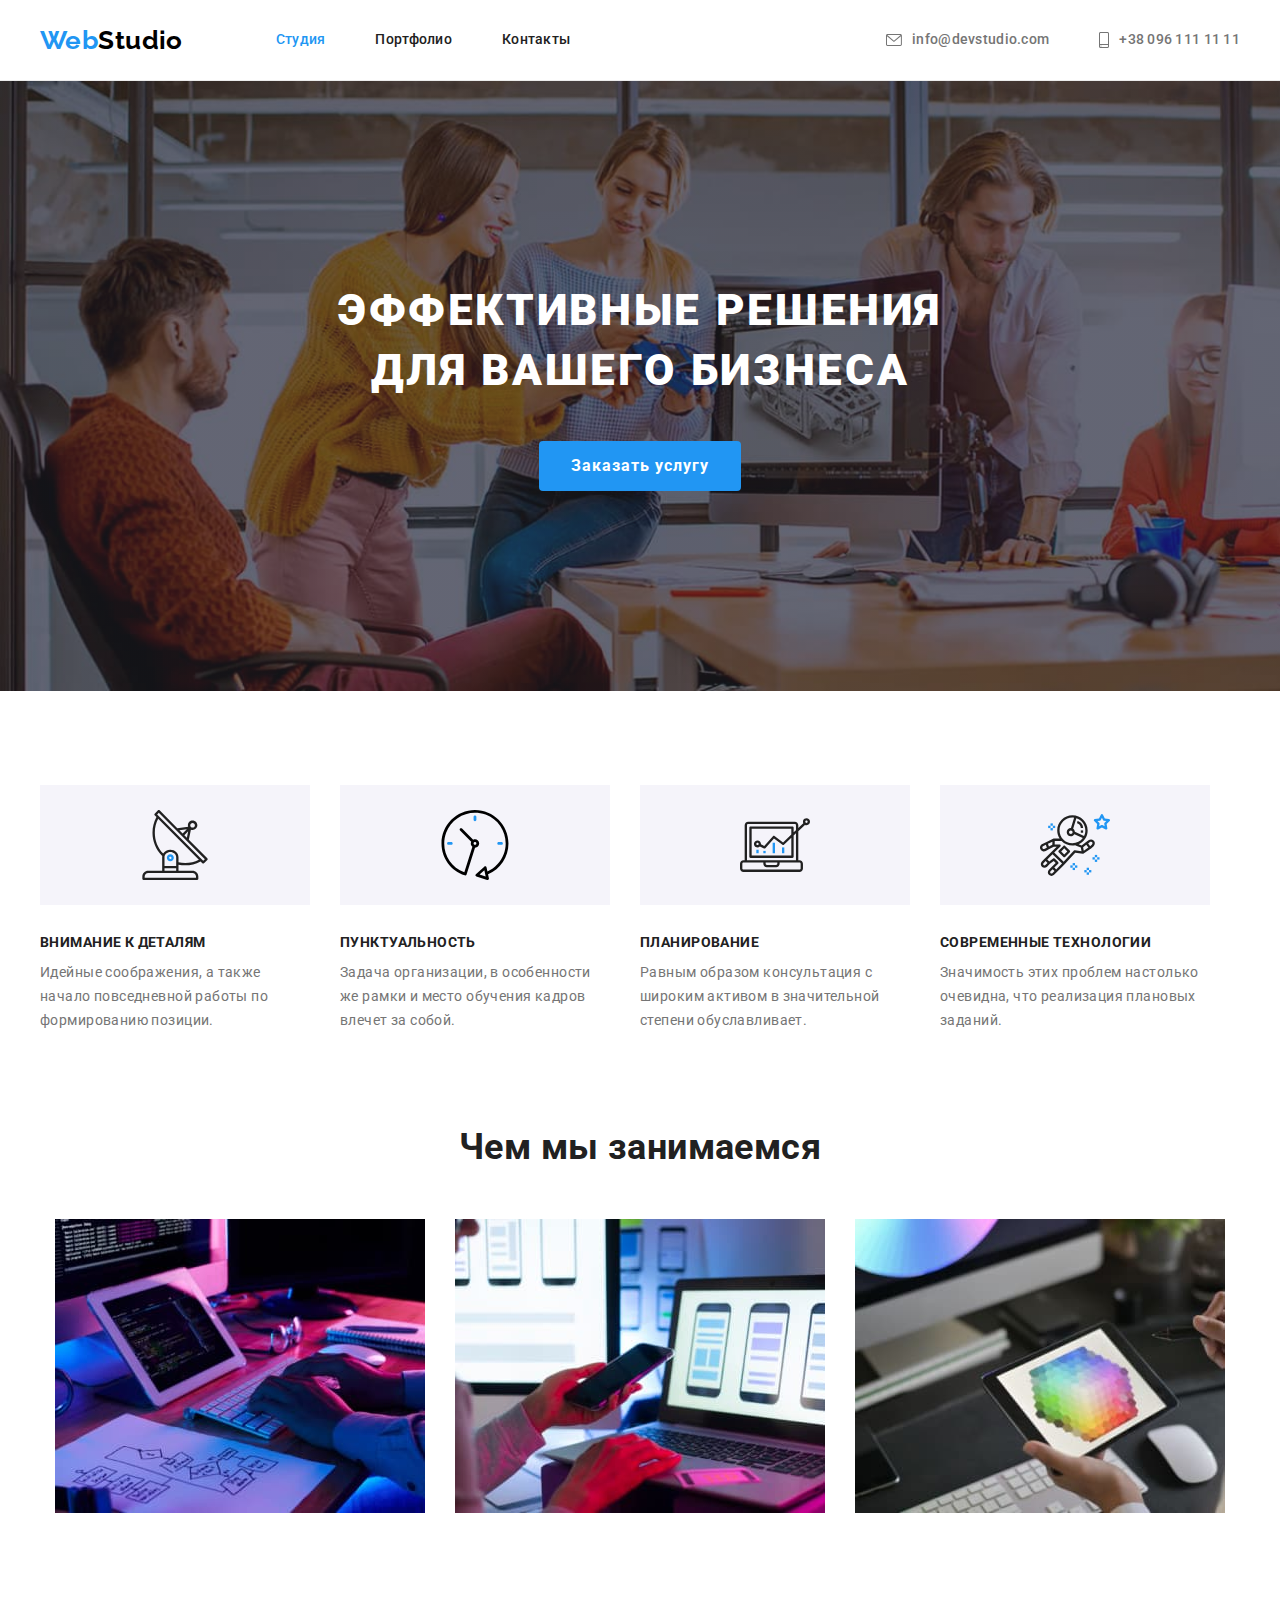
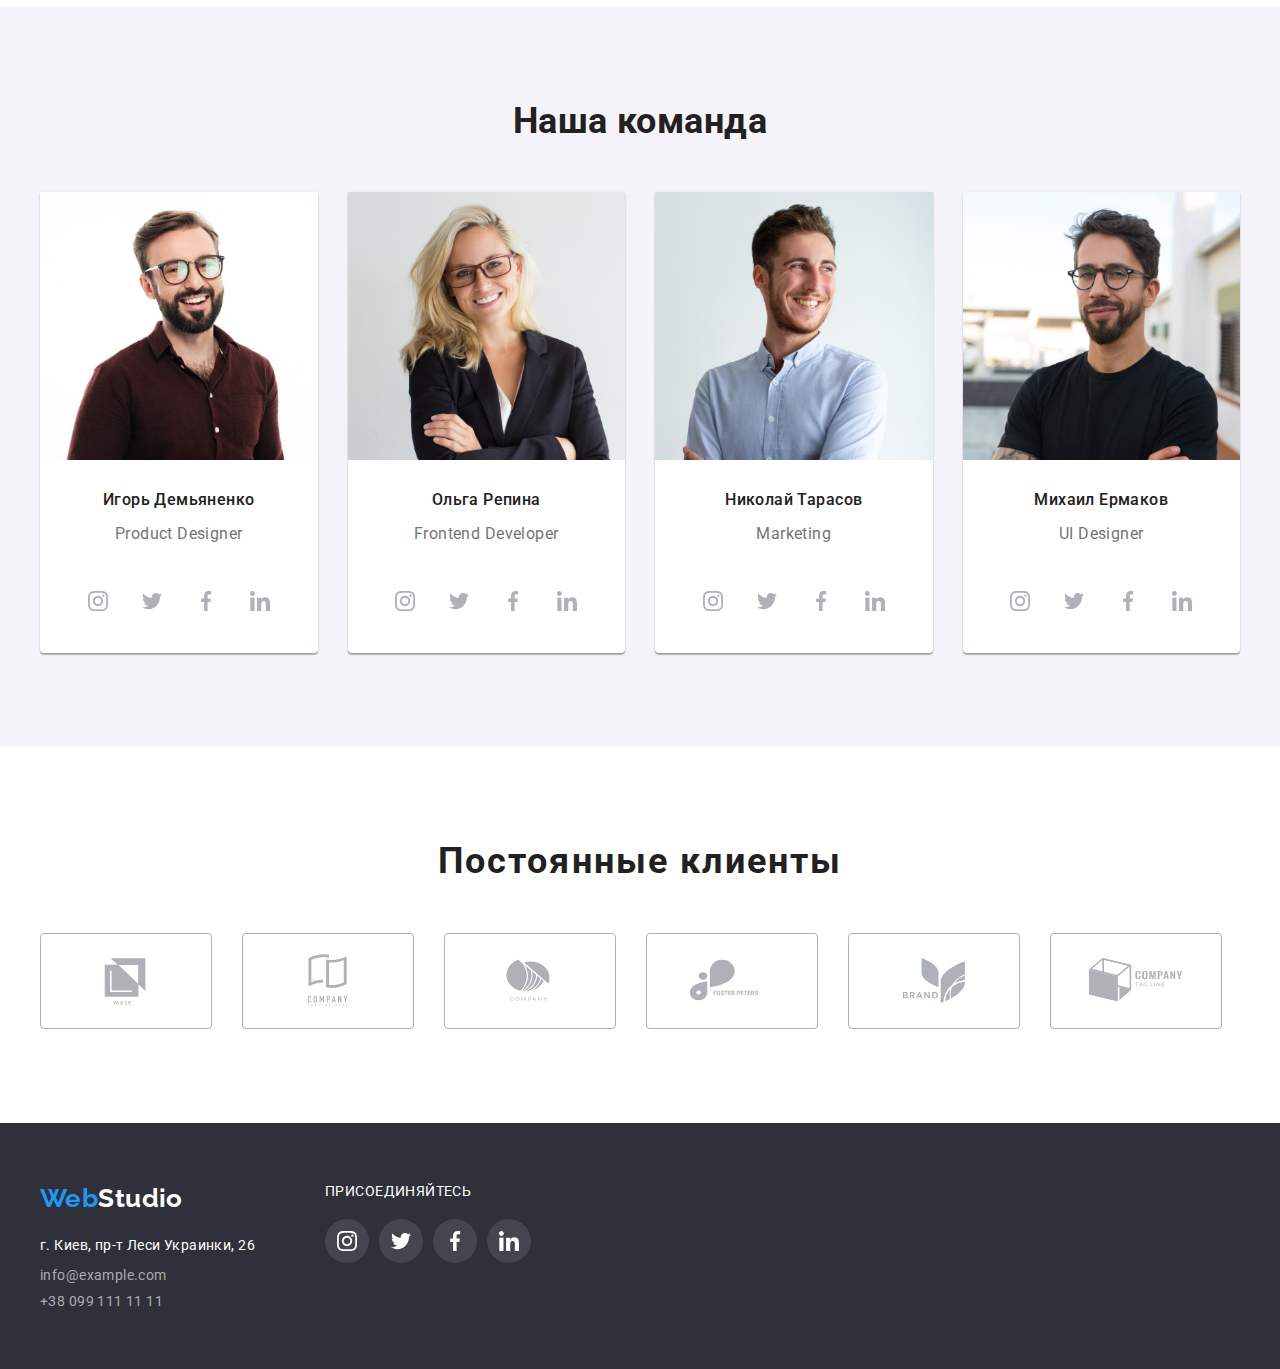
<file: index.html>
<!DOCTYPE html>
<html lang="ru">
  <head>
    <meta charset="UTF-8" />
    <meta http-equiv="X-UA-Compatible" content="IE=edge" />
    <meta name="viewport" content="width=device-width, initial-scale=1.0" />
    <link rel="preconnect" href="https://fonts.googleapis.com" />
    <link rel="preconnect" href="https://fonts.gstatic.com" crossorigin />
    <link
      href="https://fonts.googleapis.com/css2?family=Roboto:wght@400;500;700;900&display=swap"
      rel="stylesheet"
    />
    <link
      href="https://fonts.googleapis.com/css2?family=Raleway:wght@700&family=Roboto:wght@400;700;900&display=swap"
      rel="stylesheet"
    />
    <link rel="stylesheet" href="./css/styles.css" />
    <title>WebStudio</title>
  </head>
  <body>
    <header class="header">
      <div class="container main-nav">
      <nav class="main-nav-list">
        <a href="./index.html" class="link-logo"><span class="logo">Web</span>Studio</a>
        <ul class="site-nav list">
          <li class="item"><a href="./index.html" class="header-link-now">Студия</a></li>
          <li class="item"><a href="./portfolio.html" class="header-navigation-link">Портфолио</a></li>
          <li class="item"><a href="/" class="header-navigation-link">Контакты</a></li>
        </ul>
      </nav>
      <ul class="auth-nav">
        <li class="item">
          <a href="mailto:info@devstudio.com" class="header-contacts">
            <svg class="mail" width="16px" height="12px">
              <use href="./images/icons.svg#icon-mail"></use>
            </svg>
            info@devstudio.com</a>
        </li>
        <li class="item">
          <a href="tel:tel:+380961111111" class="header-contacts">
            <svg class="phone" width="10px" height="16px">
              <use href="./images/icons.svg#icon-smartphone"></use>
            </svg>
            +38 096 111 11 11</a>
        </li>
      </ul>
      </div>
    </header>
    <main>
      <section class="hero">
        <div class="container">
        <h1 class="hero-title">Эффективные решения для вашего бизнеса</h1>
        <button class="hero-button" type="button" >Заказать услугу</button>
        </div>
      </section>
      <section class="section-info">
        <div class="container">
        <h2 class="visually-hiden">information</h2>
        <ul class="information-list">
          <li class="item">
            <div class="img">
              <svg class="info-img" width="70" height="70">
                <use href="./images/icons.svg#icon-antenna"></use>
              </svg>
            </div>
            <h3 class="information-point">Внимание к деталям</h3>
            <p class="information-point-description">
              Идейные соображения, а также начало повседневной работы по формированию позиции.
            </p>
          </li>
          <li class="item">
            <div class="img">
              <svg class="info-img" width="70" height="70">
                <use href="./images/icons.svg#icon-clock"></use>
              </svg>
            </div>
            <h3 class="information-point">Пунктуальность</h3>
            <p class="information-point-description">
              Задача организации, в особенности же рамки и место обучения кадров влечет за собой.
            </p>
          </li>
          <li class="item">
            <div class="img">
              <svg class="info-img" width="70" height="70">
                <use href="./images/icons.svg#icon-diagram"></use>
              </svg>
            </div>
            <h3 class="information-point">Планирование</h3>
            <p class="information-point-description">
              Равным образом консультация с широким активом в значительной степени обуславливает.
            </p>
          </li>
          <li class="item">
            <div class="img">
              <svg class="info-img" width="70" height="70">
                <use href="./images/icons.svg#icon-astronaut"></use>
              </svg>
            </div>
            <h3 class="information-point">Современные технологии</h3>
            <p class="information-point-description">
              Значимость этих проблем настолько очевидна, что реализация плановых заданий.
            </p>
          </li>
        </ul>
        </div>
      </section>
      <section class="section">
        <div class="container">
        <h2 class="studio-title">Чем мы занимаемся</h2>
        <ul class="job-list">
          <li class="item">
            <img class="job-image" lang="en" src="./images/Box_1.jpg" alt="taping" width="370" />
          </li>
          <li class="item">
            <img class="job-image" lang="en" src="./images/Box_2.jpg" alt="social" width="370" />
          </li>
          <li class="item">
            <img class="job-image" lang="en" src="./images/Box_3.jpg" alt="graphic" width="370" />
          </li>
        </ul>
        </div>
      </section>
      <section class="team">
        <div class="container">
        <h2 class="team-title">Наша команда</h2>
        <ul class="team-list">
          <li class="item">
            <img class="team-image" lang="en" src="./images/man-1.jpg" alt="man_in_brown_shirt" width="270"/>
            <h3 class="name">Игорь Демьяненко</h3>
            <p class="team-position">Product Designer</p>
            <ul class="team-soc-list">
              <li class="item">
                <a href="./" class="team-soc">
                  <svg class="soc-img" width="20" height="20">
                    <use href="./images/icons.svg#icon-instagram"></use>
                  </svg>
                </a>
              </li>
              <li class="item">
                <a href="./" class="team-soc">
                  <svg class="soc-img" width="20" height="20">
                    <use href="./images/icons.svg#icon-twitter"></use>
                  </svg>
                </a>
              </li>
              <li class="item">
                <a href="./" class="team-soc">
                  <svg class="soc-img" width="20" height="20">
                    <use href="./images/icons.svg#icon-facebook"></use>
                  </svg>
                </a>
              </li>
              <li class="item">
                <a href="./" class="team-soc">
                  <svg class="soc-img" width="20" height="20">
                    <use href="./images/icons.svg#icon-linkedin"></use>
                  </svg>
                </a>
              </li>
            </ul>
          </li>
          <li class="item">
            <img class="team-image" lang="en" src="./images/woman.jpg" alt="woman" width="270" />
            <h3 class="name">Ольга Репина</h3>
            <p class="team-position">Frontend Developer</p>
            <ul class="team-soc-list">
              <li class="item">
                <a href="./" class="team-soc">
                  <svg class="soc-img" width="20" height="20">
                    <use href="./images/icons.svg#icon-instagram"></use>
                  </svg>
                </a>
              </li>
              <li class="item">
                <a href="./" class="team-soc">
                  <svg class="soc-img" width="20" height="20">
                    <use href="./images/icons.svg#icon-twitter"></use>
                  </svg>
                </a>
              </li>
              <li class="item">
                <a href="./" class="team-soc">
                  <svg class="soc-img" width="20" height="20">
                    <use href="./images/icons.svg#icon-facebook"></use>
                  </svg>
                </a>
              </li>
              <li class="item">
                <a href="./" class="team-soc">
                  <svg class="soc-img" width="20" height="20">
                    <use href="./images/icons.svg#icon-linkedin"></use>
                  </svg>
                </a>
              </li>
            </ul>
          </li>
          <li class="item">
        <img class="team-image" lang="en" src="./images/man-2.jpg" alt="man_in_white_shirt" width="270" />
            <h3 class="name">Николай Тарасов</h3>
            <p class="team-position">Marketing</p>
            <ul class="team-soc-list">
              <li class="item">
                <a href="./" class="team-soc">
                  <svg class="soc-img" width="20" height="20">
                    <use href="./images/icons.svg#icon-instagram"></use>
                  </svg>
                </a>
              </li>
              <li class="item">
                <a href="./" class="team-soc">
                  <svg class="soc-img" width="20" height="20">
                    <use href="./images/icons.svg#icon-twitter"></use>
                  </svg>
                </a>
              </li>
              <li class="item">
                <a href="./" class="team-soc">
                  <svg class="soc-img" width="20" height="20">
                    <use href="./images/icons.svg#icon-facebook"></use>
                  </svg>
                </a>
              </li>
              <li class="item">
                <a href="./" class="team-soc">
                  <svg class="soc-img" width="20" height="20">
                    <use href="./images/icons.svg#icon-linkedin"></use>
                  </svg>
                </a>
              </li>
            </ul>
          </li>
          <li class="item">
      <img class="team-image" lang="en" src="./images/man-3.jpg" alt="man_in_black_shirt" width="270" />
            <h3 class="name">Михаил Ермаков</h3>
            <p class="team-position">UI Designer</p>
            <ul class="team-soc-list">
              <li class="item">
                <a href="./" class="team-soc">
                  <svg class="soc-img" width="20" height="20">
                    <use href="./images/icons.svg#icon-instagram"></use>
                  </svg>
                </a>
              </li>
              <li class="item">
                <a href="./" class="team-soc">
                  <svg class="soc-img" width="20" height="20">
                    <use href="./images/icons.svg#icon-twitter"></use>
                  </svg>
                </a>
              </li>
              <li class="item">
                <a href="./" class="team-soc">
                  <svg class="soc-img" width="20" height="20">
                    <use href="./images/icons.svg#icon-facebook"></use>
                  </svg>
                </a>
              </li>
              <li class="item">
                <a href="./" class="team-soc">
                  <svg class="soc-img" width="20" height="20">
                    <use href="./images/icons.svg#icon-linkedin"></use>
                  </svg>
                </a>
              </li>
            </ul>
          </li>
        </ul>
        </div>
      </section>
      <section class="clients">
        <div class="container">
        <h2 class="clients-title">Постоянные клиенты</h2>
        <ul class="clients-list">
          <li class="item">
            <a href="./" class="clients-link">
              <svg class="clients-logo" width="106px" height="60px">
                <use href="./images/icons.svg#icon-logo-6"></use>
              </svg>
            </a>
          </li>
          <li class="item">
            <a href="./"  class="clients-link">
              <svg class="clients-logo" width="106px" height="60px">
                <use href="./images/icons.svg#icon-logo-5"></use>
              </svg>
            </a>
          </li>
          <li class="item">
            <a href="./"  class="clients-link">
              <svg class="clients-logo" width="106px" height="60px">
                <use href="./images/icons.svg#icon-logo-4"></use>
              </svg>
            </a>
          </li>
          <li class="item">
            <a href="./"  class="clients-link">
              <svg class="clients-logo" width="106px" height="60px">
                <use href="./images/icons.svg#icon-logo-3"></use>
              </svg>
            </a>
          </li>
          <li class="item">
            <a href="./"  class="clients-link">
              <svg class="clients-logo" width="106px" height="60px">
                <use href="./images/icons.svg#icon-logo-2"></use>
              </svg>
            </a>
          </li>
          <li class="item">
            <a href="./"  class="clients-link">
              <svg class="clients-logo" width="106px" height="60px">
                <use href="./images/icons.svg#icon-logo-1"></use>
              </svg>
            </a>
          </li>
        </ul>
        </div>
      </section>
    </main>
    <footer class="footer">
      <div class="contact-wrap">
        <div class="container">
          <section class="foot">
            <a href="/" class="footer-link-logo"><span class="logo">Web</span>Studio</a>
            <address class="footer-address">
            <ul class="footer-address-list">
              <li class="item"><span class="footer-city">г. Киев, пр-т Леси Украинки, 26</span></li>
              <li class="item"><a href="mailto:info@example.com" class="footer-contacts">info@example.com</a></li>
              <li class="item"><a href="tel:+380991111111" class="footer-contacts">+38 099 111 11 11</a></li>
            </ul>
            </address>
            </section>
          <section class="join">
            <p class="join-title">присоединяйтесь</p>
              <ul class="foot-soc-list">
                <li class="item">
                  <a href="./" class="foot-soc">
                    <svg class="soc-img" width="20" height="20">
                      <use href="./images/icons.svg#icon-instagram"></use>
                    </svg>
                  </a>
                </li>
                <li class="item">
                  <a href="./" class="foot-soc">
                    <svg class="soc-img" width="20" height="20">
                      <use href="./images/icons.svg#icon-twitter"></use>
                    </svg>
                  </a>
                </li>
                <li class="item">
                  <a href="./" class="foot-soc">
                    <svg class="soc-img" width="20" height="20">
                      <use href="./images/icons.svg#icon-facebook"></use>
                    </svg>
                  </a>
                </li>
                <li class="item">
                  <a href="./" class="foot-soc">
                    <svg class="soc-img" width="20" height="20">
                      <use href="./images/icons.svg#icon-linkedin"></use>
                    </svg>
                  </a>
                </li>
              </ul>
            </section>
          </div>
      </div>
    </footer>
  </body>
</html>
</file>
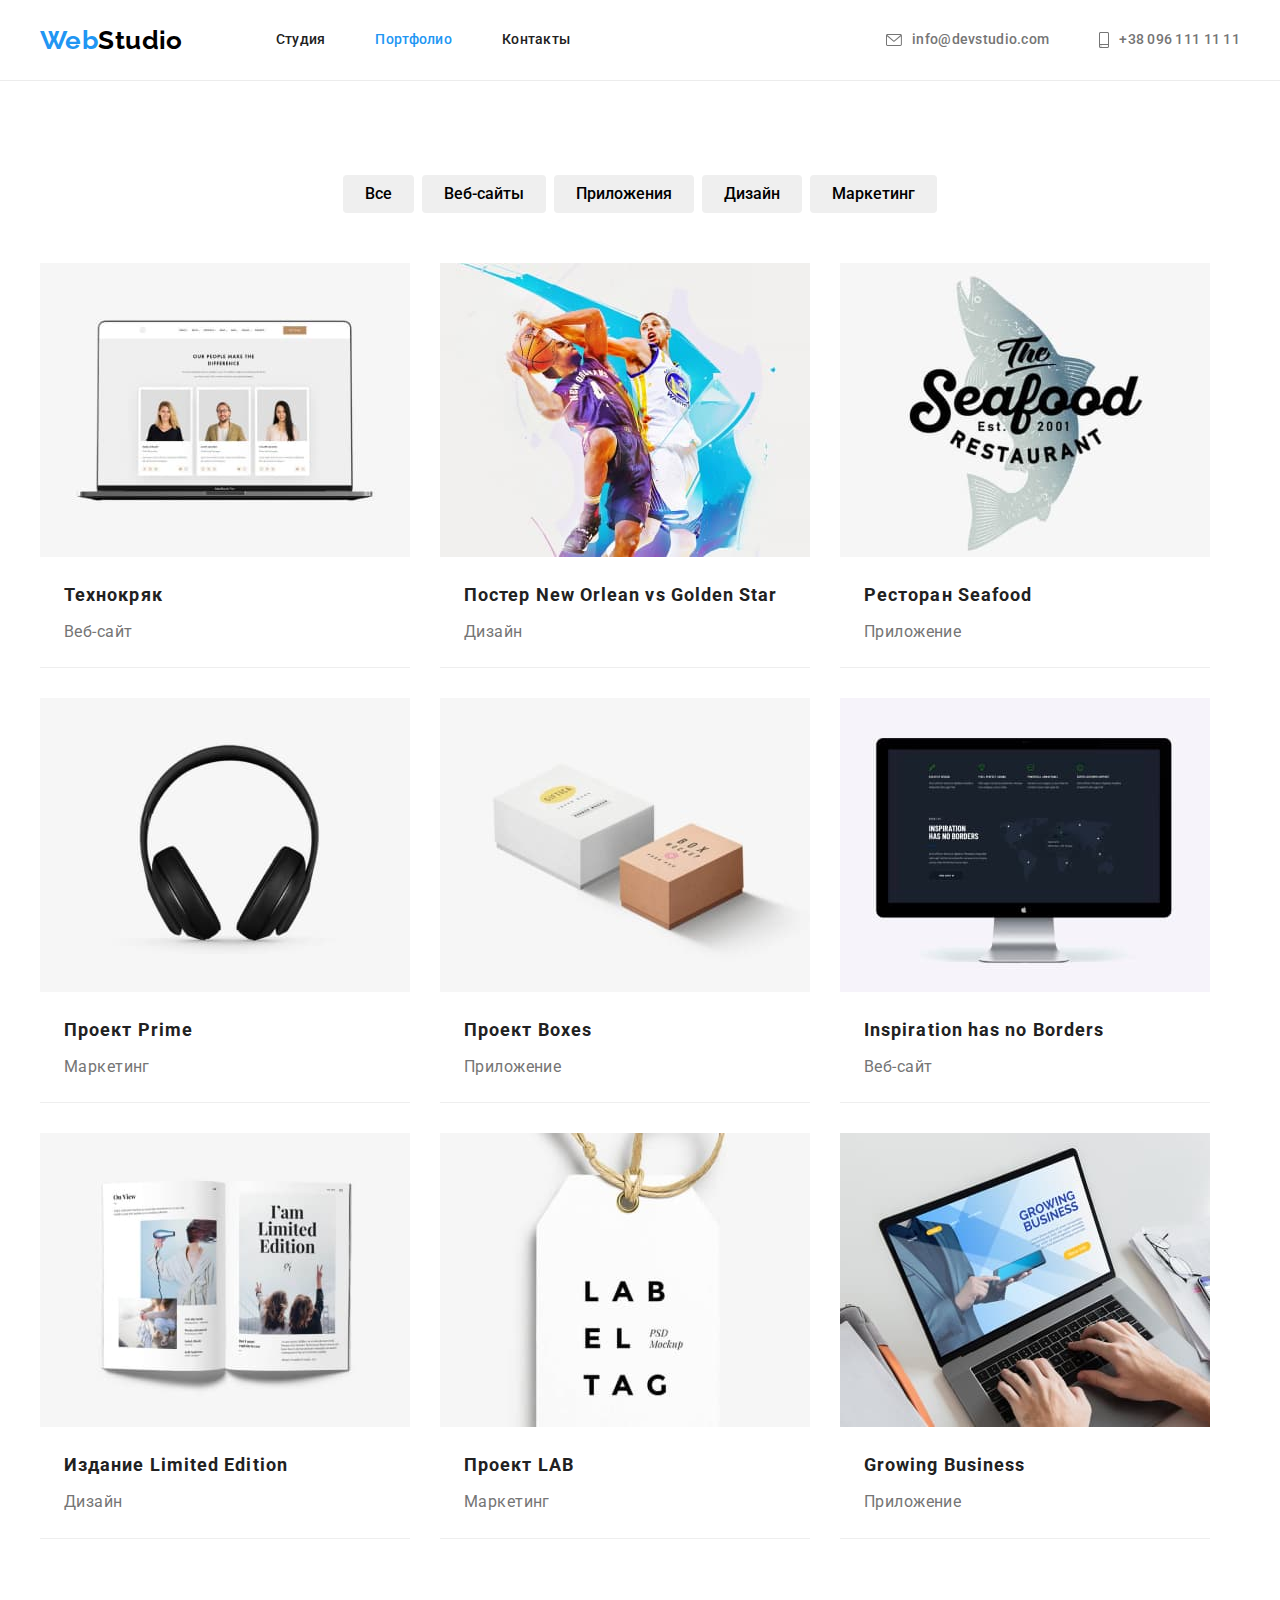
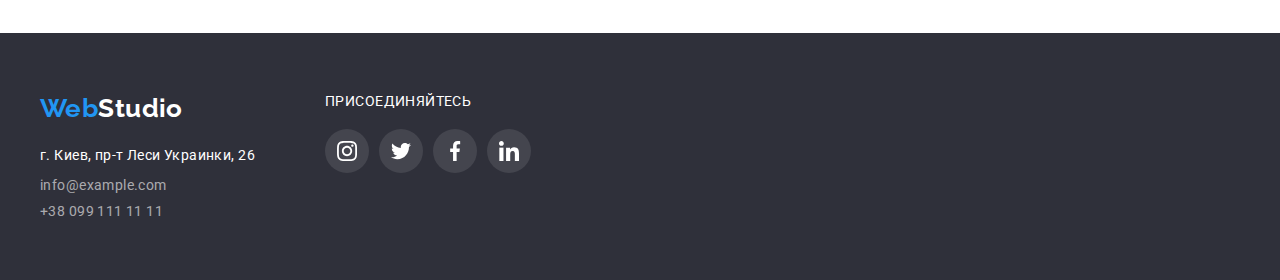
<file: portfolio.html>
<!DOCTYPE html>
<html lang="ru">
<head>
    <meta charset="UTF-8">
    <meta http-equiv="X-UA-Compatible" content="IE=edge">
    <meta name="viewport" content="width=device-width, initial-scale=1.0">
    <title>WebStudio</title>
    <link rel="preconnect" href="https://fonts.googleapis.com">
    <link rel="preconnect" href="https://fonts.gstatic.com" crossorigin>
    <link href="https://fonts.googleapis.com/css2?family=Roboto:wght@400;500;700;900&display=swap" rel="stylesheet">
    <link href="https://fonts.googleapis.com/css2?family=Raleway:wght@700&family=Roboto:wght@400;700;900&display=swap"
        rel="stylesheet">
    <link rel="stylesheet" href="./css/styles.css">
</head> 
<body>
<header class="header">
    <div class="container main-nav">
    <nav class="main-nav-list">
        <a href="./index.html" class="link-logo"><span class="logo">Web</span>Studio</a>
        <ul class="site-nav">
            <li class="item"><a href="./index.html" class="header-navigation-link">Студия</a></li>
            <li class="item"><a href="./portfolio.html" class="header-link-now">Портфолио</a></li>
            <li class="item"><a href="" class="header-navigation-link">Контакты</a></li>
         </ul>
    </nav>
        <ul class="auth-nav">
            <li class="item"><a href="mailto:info@devstudio.com" class="header-contacts">
                <svg class="mail" width="16px" height="12px">
                    <use href="./images/icons.svg#icon-mail"></use>
                </svg>
                info@devstudio.com</a>
            </li>
            <li class="item"><a href="tel:tel:+380961111111" class="header-contacts">
                <svg class="phone" width="10px" height="16px">
                    <use href="./images/icons.svg#icon-smartphone"></use>
                </svg>
                +38 096 111 11 11</a>
            </li>
        </ul>
        </div>
</header>
<main>
    <section class="section">
    <h1 class="visually-hiden">portfolio</h1>
    <div class="container">
    <ul class="filter-list">
        <li class="item"><button type="button" class="filter-button">Все</button></li>
        <li class="item"><button type="button" class="filter-button">Веб-сайты</button></li>
        <li class="item"><button type="button" class="filter-button">Приложения</button></li>
        <li class="item"><button type="button" class="filter-button">Дизайн</button></li>
        <li class="item"><button type="button" class="filter-button">Маркетинг</button></li>
    </ul>
            <ul class="projects-list">
                 <li class="item">
                    <a href="/" class="market">
                        <img class="filter-image" lang="en" src="./images/notebook.jpg" alt="notebook" width="370">
                        <div class="market-list">
                            <h2 class="projects-title">Технокряк</h2>
                            <p class="projects-description">Веб-сайт</p>
                        </div>
                    </a>
                </li>
                <li class="item">
                    <a href="/" class="market">
                        <img class="filter-image" lang="en" src="./images/basketball.jpg" alt="basketball" width="370">
                        <div class="market-list">
                            <h2 class="projects-title">Постер New Orlean vs Golden Star</h2>
                            <p class="projects-description">Дизайн</p>
                        </div>
                    </a>
                </li>
                <li class="item">
                    <a href="/" class="market">
                        <img class="filter-image" lang="en" src="./images/fish.jpg" alt="restaurant" width="370">
                        <div class="market-list">
                            <h2 class="projects-title">Ресторан Seafood</h2>
                            <p class="projects-description">Приложение</p>
                        </div>
                    </a>
                </li>
                <li class="item">
                    <a href="/" class="market">
                        <img class="filter-image" lang="en" src="./images/headphones.jpg" alt="headphones" width="370">
                        <div class="market-list">
                            <h2 class="projects-title">Проект Prime</h2>
                            <p class="projects-description">Маркетинг</p>
                        </div>
                    </a>
                </li>
                <li class="item">
                    <a href="/" class="market">
                        <img class="filter-image" lang="en" src="./images/boxes.jpg" alt="boxes" width="370">
                        <div class="market-list">
                            <h2 class="projects-title">Проект Boxes</h2>
                            <p class="projects-description">Приложение</p>
                        </div>
                    </a>
                </li>
                <li class="item">
                    <a href="/" class="market">
                        <img class="filter-image" lang="en" src="./images/monitor.jpg" alt="monitor" width="370">
                        <div class="market-list">
                            <h2 class="projects-title">Inspiration has no Borders</h2>
                            <p class="projects-description">Веб-сайт</p>
                        </div>
                    </a>
                </li>
                <li class="item">
                    <a href="/" class="market">
                        <img class="filter-image" lang="en" src="./images/book.jpg" alt="book" width="370">
                        <div class="market-list">
                            <h2 class="projects-title">Издание Limited Edition</h2>
                            <p class="projects-description">Дизайн</p>
                        </div>
                    </a>
                </li>
                <li class="item">
                    <a href="/" class="market">
                        <img class="filter-image" lang="en" src="./images/labeltag.jpg" alt="labeltag" width="370">
                        <div class="market-list">
                            <h2 class="projects-title">Проект LAB</h2>
                            <p class="projects-description">Маркетинг</p>
                        </div>
                    </a>
                </li>
                <li class="item">
                    <a href="/" class="market"> 
                        <img class="filter-image" lang="en" src="./images/growing_business.jpg" alt="notebook_whith_presentation" width="370">
                        <div class="market-list">
                            <h2 class="projects-title">Growing Business</h2>
                            <p class="projects-description">Приложение</p>
                        </div>
                    </a>
                </li>
            </ul>
            </div>
    </section>
 </main>
    <footer class="footer">
        <div class="contact-wrap">
            <div class="container">
                <section class="foot">
                    <a href="/" class="footer-link-logo"><span class="logo">Web</span>Studio</a>
                    <address class="footer-address">
                        <ul class="footer-address-list">
                            <li class="item"><span class="footer-city">г. Киев, пр-т Леси Украинки, 26</span></li>
                            <li class="item">
                                <a href="mailto:info@example.com" class="footer-contacts">info@example.com</a>
                            </li>
                            <li class="item">
                                <a href="tel:+380991111111" class="footer-contacts">+38 099 111 11 11</a>
                            </li>
                        </ul>
                    </address>
                </section>
                <section class="join">
                    <p class="join-title">присоединяйтесь</p>
                    <ul class="foot-soc-list">
                        <li class="item">
                            <a href="./" class="foot-soc">
                                <svg class="soc-img" width="20" height="20">
                                    <use href="./images/icons.svg#icon-instagram"></use>
                                </svg>
                            </a>
                        </li>
                        <li class="item">
                            <a href="./" class="foot-soc">
                                <svg class="soc-img" width="20" height="20">
                                    <use href="./images/icons.svg#icon-twitter"></use>
                                </svg>
                            </a>
                        </li>
                        <li class="item">
                            <a href="./" class="foot-soc">
                                <svg class="soc-img" width="20" height="20">
                                    <use href="./images/icons.svg#icon-facebook"></use>
                                </svg>
                            </a>
                        </li>
                        <li class="item">
                            <a href="./" class="foot-soc">
                                <svg class="soc-img" width="20" height="20">
                                    <use href="./images/icons.svg#icon-linkedin"></use>
                                </svg>
                            </a>
                        </li>
                    </ul>
                </section>
            </div>
        </div>
    </footer>
</body>
    </html>
</file>
<file: css/styles.css>
:root{
  --main-background-color:#fff;
  --main-text-color:#212121;
  --paragraph-color:#757575;
  --contacts-color:#757575;
  --hover-hover-button-color:#fff;
  --team-backgound:#f5f4fa;
  --hover-color:#2196f3;
  --titel-color:#212121;
  --link-color:#212121;
  --logo-color:#2196f3;
  --logo-link-color:#000;
  --header-navigation-color:#212121;
  --footer-link-color:#fff;
  --footer-contacts-color:rgba(255,255,255,0.6);
  --footer-background-color:#2F303A;
  --city-color:#fff;
  --slogan-color:#fff;
  --solution-background-color:#2F303A;
  --hero-button-color:#2196f3;
  --hero-button-text-color:#fff;
  --market-color:#212121;
  --header-link-active:#2196f3;
  --team-list-background-color:#FFF;
  --clients-logo-color:#afb1b8;
}
body {
  margin: 0;

  font-family: 'Roboto', Raleway, sans-serif;
  background-color:var(--main-background-color);
  letter-spacing: 0.03em;
  font-size: 14px;
  color:var(--main-text-color);
}
li {
  list-style-type: none;
}
.container{
  width: 1200px;
  padding-left: 15px;
  padding-right: 15px;
  margin-left: auto;
  margin-right: auto;
}

.section{
padding-top: 94px;
padding-bottom: 94px;
}
.section-info{
  padding-top: 94px;
}
/******************************LOGO_____NAV_____CONTACTS_____FOOTER****************************/
.header{
  border-bottom: 1px solid #ececec;
}
.main-nav {
  display: flex;
}
.main-nav-list{
  display: flex;
  align-items: center;
}
.logo {
  color:var(--logo-color);
}
.link-logo:active,
.link-logo:hover,
.link-logo {
  display: block;

  font-family: 'Raleway';
  font-size:26px;
  line-height:1.19;
  font-weight:700;
  color:var(--logo-link-color);
  text-decoration: none;
}
.site-nav .item:first-child{
  margin-left:93px;
}
.site-nav .item:not(:last-child){
  margin-right: 50px;
}
.site-nav {
  display: flex;
  padding-left: 0;
  margin: 0;

}
.header-list-contacts{
color: #000;
}
.header-link-now:active,
.header-link-now:visited,
.header-link-now {
  display:block;
  padding-left: 0;
  padding-top: 32px;
  padding-bottom: 32px;

  color:var(--header-link-active);
  line-height: 1.14;
  font-weight: 500;
  text-decoration:none;
  letter-spacing: 0.02em;
}

.header-navigation-link:active,
.header-navigation-link:visited,
.header-navigation-link {
  display: block;
  padding: 32px 0;


  color:var(--header-navigation-color);
  line-height: 1.14;
  font-weight: 500;
  text-decoration: none;
  letter-spacing: 0.02em;
}
.header-navigation-link:focus,
.header-navigation-link:hover {
  color:var(--hover-color);
}

.auth-nav{
  display: flex;
  margin: 0;
  justify-content: center;
  align-items: center;
  margin-left:auto;
  padding-left: 0;
}
.auth-nav .item+.item {
  margin-left: 50px
}
.header-contscts:active,
.header-contscts:visited,
.header-contacts {
  display: flex;
  padding: 32px 0;
  justify-content: center;
  align-items: center;

  line-height: 1.14;
  font-weight: 500;
  font-style: normal;
  color:var(--contacts-color);
  text-decoration: none;
  letter-spacing: 0.02em;
  fill: currentColor;
}
.header-contacts:hover {
  color:var(--hover-color);
  fill: currentColor;
}
.auth-ico{
  margin-right: 10px;
}
.footer {
  padding-top: 60px;
  padding-bottom: 60px;
  background-color: var(--footer-background-color);
}

.footer-link-logo:active,
.footer-link-logo:hover,
.footer-link-logo {
  display: block;
  margin-bottom: 20px;

  font-family: 'Raleway';
  font-size: 26px;
  line-height: 1.19;
  font-weight: 700;
  color: var(--footer-link-color);
  text-decoration: none;
}
.footer-address-list{
  padding:  0;
  margin: 0;
}
.footer-address-list .item:not(:last-child){
  margin-bottom: 9px;
}
.footer-contscts:active,
.footer-contscts:visited,
.footer-contacts {
  line-height: 1.14;
  font-style: normal;
  color:var(--footer-contacts-color);
  text-decoration: none;
}
.footer-contacts:hover {
  color:var(--hover-color);
}
.footer-city {
  line-height: 1.71;
  font-style: normal  ;
  color: var(--city-color);
}
.foot-soc-list{
  display: flex;
  padding-left: 0;
  justify-content: center;
  align-items: center;
  margin: 0 auto;
}
.foot-soc-list .item+.item{
  margin-left: 10px;
}
.foot-soc{
  width: 44px;
  height: 44px;
  background-color: rgba(255,255,255,0.1);
  border-radius: 50%;

  display: flex;
  justify-content: center;
  align-items: center;
  fill: #fff;
}
.foot-soc:hover{
  background-color: #2196f3;
}
.contact-wrap .container{
  display: flex;
}
.join{
  margin-left: 70px;
}
.join-title{
  text-transform: uppercase;
  margin: 0;
  margin-bottom: 20px;
  color: #fff;
}
auth-nav .item{
  display: block;
  justify-content: center;
  align-items: center;
}
.phone,
.mail{
  margin-right: 10px;
}

/********************************************INDEX******************************************/
.hero{
  padding-top:200px ;
  padding-bottom: 200px;
  background-color: var(--solution-background-color);
  text-align: center;
  background-image: linear-gradient(to right, rgba(47, 48, 58, 0.4), rgba(47, 48, 58, 0.4)), url(../images/hero-bg.jpg);
  background-repeat: no-repeat;
  background-size: cover;
  max-width: 1600px;
  margin: 0 auto;
}
.hero-title {
  text-align: center;
  max-width: 696px;
  margin: 0 auto;
  margin-bottom: 40px;

  text-transform: uppercase;
  font-size: 44px;
  line-height: 1.36;
  font-weight: 900;
  color:var(--slogan-color);
  letter-spacing: 0.06em;
}
.hero-button {
  text-align: center;
  border: 0;
  border-radius: 4px;
  padding: 10px 32px 10px 32px;

  font-family: 'Roboto';
  font-size: 16px;
  line-height: 1.9;
  font-weight: 700;
  background-color:var(--hero-button-color);
  color:var(--hero-button-text-color);
  cursor: pointer;
  letter-spacing: 0.06em;
}

.info-img-list .item{
  display: flex;
  justify-content: center;
  align-items: center;
  width: 270px;
  height: 120px;
  background-color: #f5f4fa;
}
.img{
  width: 270px;
  height: 120px;
  display: flex;
  justify-content: center;
  align-items: center;
  background-color: #f5f4fa;
  margin-bottom: 30px;
}
.information-list{
  display: flex;
  margin: 0;
  padding-left: 0;
}
.information-list .item{
  max-width: 270px;
}
.information-list .item+.item{
  margin-left: 30px;
}
.information-point {
  margin: 0 0 10px 0;

  font-size: 14px;
  text-transform: uppercase;
  line-height: 1.14;
  font-weight: 700;
}
.information-point-description {
  margin: 0;
  line-height: 1.71;
  color: var(--paragraph-color);
}
.studio-title{
  text-align: center;
  margin: 0;
  margin-bottom: 50px;

  font-size: 36px;
  line-height:1.16;
  font-weight: 700;
 
}
.job-list {
  margin: 0;
  display: flex;
  padding-left: 0%;
  justify-content: center;
}

.job-list .item+.item {
  margin-left: 30px;
}

.job-image{
  display: block;
  width: 100%;
  height: auto;
}
.team-title{
  text-align: center;
  margin: 0;
  margin-bottom: 50px;
  
  font-size: 36px;
  line-height:1.16;
  font-weight: 700;
}
.team{
  padding-top: 94px;
  padding-bottom: 94px;
  background-color: var(--team-backgound);
}
.team-list{
  margin: 0;

  display: flex;
  padding-left: 0;
}
.team-list .item{
  background-color:#fff;

  box-shadow: 0px 1px 3px rgba(0, 0, 0, 0.12),
  0px 1px 1px rgba(0, 0, 0, 0.14),
  0px 2px 1px rgba(0, 0, 0, 0.2);
  border-radius: 0px 0px 4px 4px;
}
.team-list .item+.item{
  margin-left: 30px;
}
.team-soc-list{
  box-shadow: 0;
  display: flex;
  padding-left: 0;
  justify-content: center;
  margin-bottom: 30px;
}
.team-soc-list .item{
box-shadow: 0px 0px 0px ;
}
.team-soc-list .item+.item{
  margin-left: 10px;
}
.team-soc{
  height: 44px;
  width: 44px;
  background-color: #FFF;
  border-radius: 50%;
  display: flex;
  justify-content: center;
  align-items: center;
  fill:  #afb1b8;
}
.team-soc:hover{
  background-color: #2196f3;
}
.team-soc:hover .soc-img{
  fill: #fff;
}
.team-image{
  display: block;
  width: 100%;
  height: auto;
}
.name{
  margin: 0;
  padding-top: 30px;
  padding-bottom: 10px;
  text-align: center;

  font-weight: 500;
  font-size: 16px;
  line-height: 1.19;
}
.team-position {
  margin: 0;
  padding-bottom: 30px;
  text-align: center;

  font-size: 16px;
  line-height: 1.9;
  color: var(--paragraph-color);
}
.clients{
  padding-top: 94px;
  padding-bottom: 94px;
}
.clients-title{
  margin: 0;
  margin-bottom: 50px;

  font-size: 36px;
  line-height: 1.16;
  font-weight: 700;
  letter-spacing: 0.06em;
  text-align: center;
}
.clients-list{
  display: flex;
  margin: 0 auto;
  padding-left: 0;
}
.clients-list .item{

  background-color: #fff;
}
.clients-list .item+.item{
  margin-left: 30px;
}
.clients-link{
  width: 170px;
  height: 94px;
  display: flex;
  justify-content: center;
  align-items: center;

  border-radius: 4px;
  border: 1px solid #afb1b8;
}
.clients-logo{
  fill:var(--clients-logo-color);
}
.clients-link:hover{
  border-color:#2196f3;
}
.clients-link:hover .clients-logo{
  fill:#2196f3;
}


/******************************************PORTFOLIO************************************/
.filter-image{
  display: block;
  width: 100%;
  height: auto;
}
.filter-list{
  display: flex;
  margin:0 ;
  padding-left: 0;
  margin-bottom: 50px;
}
.filter-list{
  justify-content: center;

}
.filter-list .item+.item{
  margin-left:8px ;
}

.filter-button {
  padding: 6px 22px 6px 22px;

  font-family: 'Roboto';
  font-size: 16px;
  font-weight: 500;
  line-height: 1.6;
  border-radius: 4px;
  border: 0;
}
.filter-button:hover,
.filter-button:focus {
  background-color:var(--hover-color);
  color:var(--hover-hover-button-color);
  cursor: pointer;
  
  box-shadow: 0px 3px 1px rgba(0, 0, 0, 0.1),
  0px 1px 2px rgba(0, 0, 0, 0.08),
  0px 2px 2px rgba(0, 0, 0, 0.12);
}
.projects-list{
  margin:0;
  display: flex;
  flex-wrap: wrap;
  padding-left: 0;
}
.projects-list .item{
  margin-bottom: 30px;
  border-bottom: 1px solid #EEEEEE;
  width: 370px;
  margin-right: 30px;
  margin-bottom: 30px;
  
}
.projects-list .item:nth-last-child(-n+3){
  margin-bottom: 0;
}
.projects-title{
  margin:0 0 4px 0;

  font-size: 18px;
  line-height: 2;
  font-weight: 700;
  letter-spacing: 0.06em;
}
.projects-description{
  margin: 0;
  
  color: var(--paragraph-color);
  font-size: 16px;
  line-height: 1.9;
}
.market-list{
  padding: 20px 24px 20px 24px}

.market :active,
.market :visited,
.market{
  display: block;
  color:var(--market-color);
  text-decoration: none;
  
}
.market :hover{
  cursor: pointer;
  box-shadow: 0px 1px 1px rgba(0, 0, 0, 0.12),
  0px 4px 4px rgba(0, 0, 0, 0.06),
  1px 4px 6px rgba(0, 0, 0, 0.16);
 
}

/*****************************HIDE********************************/
.visually-hiden{
  position: absolute;
  width: 1px;
  height: 1px;
  margin: -1px;
  border: 0;
  padding: 0;
  white-space: nowrap;
  clip-path: inset(100%);
  clip:rect(0 0 0 0);
  overflow: hidden;
}
</file>
